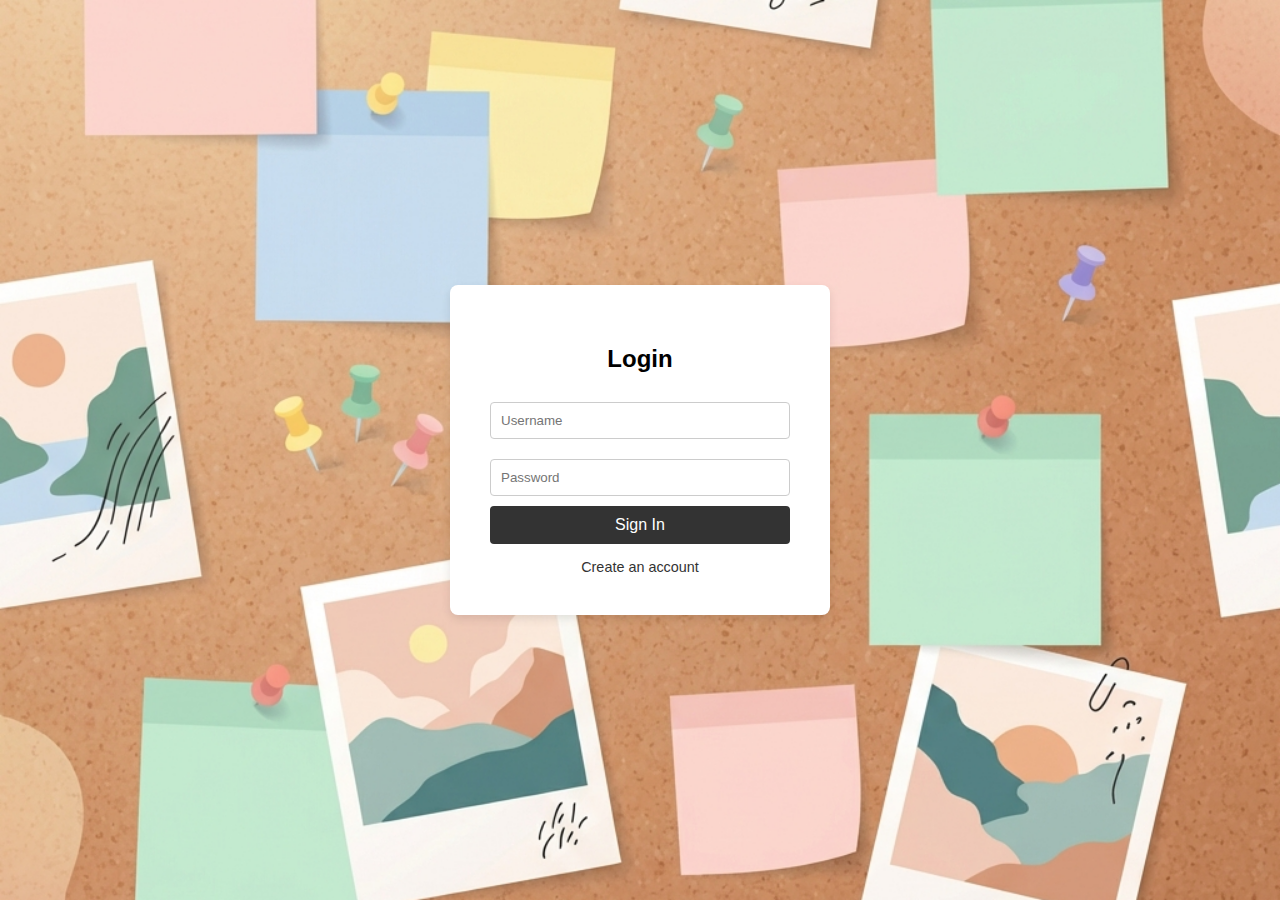
<file: StickyNotesApp/target/classes/static/index.html>
<!DOCTYPE html>
<html lang="en">

<head>
    <meta charset="UTF-8">
    <meta name="viewport" content="width=device-width, initial-scale=1.0">
    <title>StickyNotes</title>
    <link rel="icon" type="image/png" href="favicon.png">
    <link rel="stylesheet" href="style.css">
    <!-- Google Fonts -->
    <link
        href="https://fonts.googleapis.com/css2?family=Poppins:wght@400;500;600&family=Reenie+Beanie&family=Ubuntu:wght@300;400;500;700&display=swap"
        rel="stylesheet">
    <!-- Material Icons -->
    <link href="https://fonts.googleapis.com/icon?family=Material+Icons+Outlined" rel="stylesheet">
</head>

<body>

    <header>
        <div class="header-content">
            <h1><span class="material-icons-outlined logo-icon">sticky_note_2</span> Sticky Notes</h1>

            <div class="search-bar">
                <span class="material-icons-outlined search-icon">search</span>
                <input type="text" id="search-input" placeholder="Search notes...">
            </div>

            <div class="view-filters">
                <button id="view-all-btn" class="filter-btn active">My Notes</button>
                <button id="view-shared-btn" class="filter-btn">Shared</button>
                <button id="view-private-btn" class="filter-btn"><span class="material-icons-outlined"
                        style="font-size: 16px; vertical-align: middle;">lock</span> Private</button>
            </div>

            <div class="user-controls">
                <span id="user-display"></span>
                <button id="add-note-btn" class="primary-btn">
                    <span class="material-icons-outlined">add</span> New Note
                </button>
                <button id="logout-btn" class="icon-only-btn" title="Logout">
                    <span class="material-icons-outlined">logout</span>
                </button>
            </div>
        </div>
    </header>

    <main id="notes-container">
        <!-- Notes will be injected here -->
    </main>

    <!-- Modal for Create/Edit Note -->
    <div id="note-modal" class="modal">
        <div class="modal-content">
            <div class="modal-header">
                <h2 id="modal-title">New Note</h2>
                <span class="close-btn material-icons-outlined">close</span>
            </div>
            <div class="modal-body">
                <input type="hidden" id="note-id">
                <input type="text" id="note-title" placeholder="Title" required>
                <textarea id="note-content" placeholder="Write your note here..." required></textarea>
                <div style="margin-top: 10px;">
                    <label style="display: flex; align-items: center; gap: 5px; cursor: pointer; color: #555;">
                        <input type="checkbox" id="note-private-check">
                        <span class="material-icons-outlined" style="font-size: 18px;">lock</span> Mark as Private
                    </label>
                </div>
            </div>
            <div class="modal-footer">
                <button id="save-note-btn" class="primary-btn">Save Note</button>
            </div>
        </div>
    </div>

    <!-- PIN Setup Modal -->
    <div id="pin-setup-modal" class="modal">
        <div class="modal-content small-modal" style="max-width: 300px; text-align: center;">
            <h3>Set Private PIN</h3>
            <p>Create a 4-digit PIN for your private folder.</p>
            <input type="password" id="setup-pin-input" maxlength="4" placeholder="0000"
                style="font-size: 24px; text-align: center; letter-spacing: 4px; width: 100%; margin: 20px 0; padding: 10px; border: 2px solid #eee; border-radius: 8px;">
            <button id="save-pin-btn" class="primary-btn full-width" style="width: 100%;">Set PIN</button>
        </div>
    </div>

    <!-- PIN Entry Modal -->
    <div id="pin-entry-modal" class="modal">
        <div class="modal-content small-modal" style="max-width: 300px; text-align: center;">
            <h3>Enter PIN</h3>
            <p>Please enter your 4-digit PIN to access private notes.</p>
            <input type="password" id="enter-pin-input" maxlength="4" placeholder="0000"
                style="font-size: 24px; text-align: center; letter-spacing: 4px; width: 100%; margin: 20px 0; padding: 10px; border: 2px solid #eee; border-radius: 8px;">
            <button id="verify-pin-btn" class="primary-btn full-width" style="width: 100%;">Unlock</button>
            <button id="cancel-pin-btn" class="secondary-btn full-width"
                style="margin-top: 10px; width: 100%; background: #eee; color: #333;">Cancel</button>
        </div>
    </div>

    <!-- Modal for History -->
    <div id="history-modal" class="modal">
        <div class="modal-content history-content-wrapper">
            <div class="modal-header">
                <h2>Note History</h2>
                <span class="close-history-btn material-icons-outlined">close</span>
            </div>
            <ul id="history-list">
                <!-- History items will be injected here -->
            </ul>
        </div>
    </div>

    <!-- Modal for Delete Confirmation -->
    <div id="delete-modal" class="modal">
        <div class="modal-content confirm-modal">
            <span class="close-delete-btn close-btn material-icons-outlined">close</span>
            <h2>Delete Note</h2>
            <p>Are you sure you want to delete this note?</p>
            <div class="modal-actions">
                <button id="confirm-delete-btn" class="danger-btn">Delete</button>
                <button id="cancel-delete-btn" class="secondary-btn">Cancel</button>
            </div>
        </div>
    </div>

    <!-- Modal for Share Note -->
    <div id="share-modal" class="modal">
        <div class="modal-content">
            <div class="modal-header">
                <h2>Share Note</h2>
                <span class="close-share-btn close-btn material-icons-outlined">close</span>
            </div>
            <div class="modal-body">
                <p>Select a user to share this note with:</p>
                <div id="share-user-list-container">
                    <ul id="share-user-list">
                        <!-- Users will be populated here -->
                    </ul>
                </div>
            </div>
        </div>
    </div>

    <script src="app.js?v=2"></script>
</body>

</html>
</file>
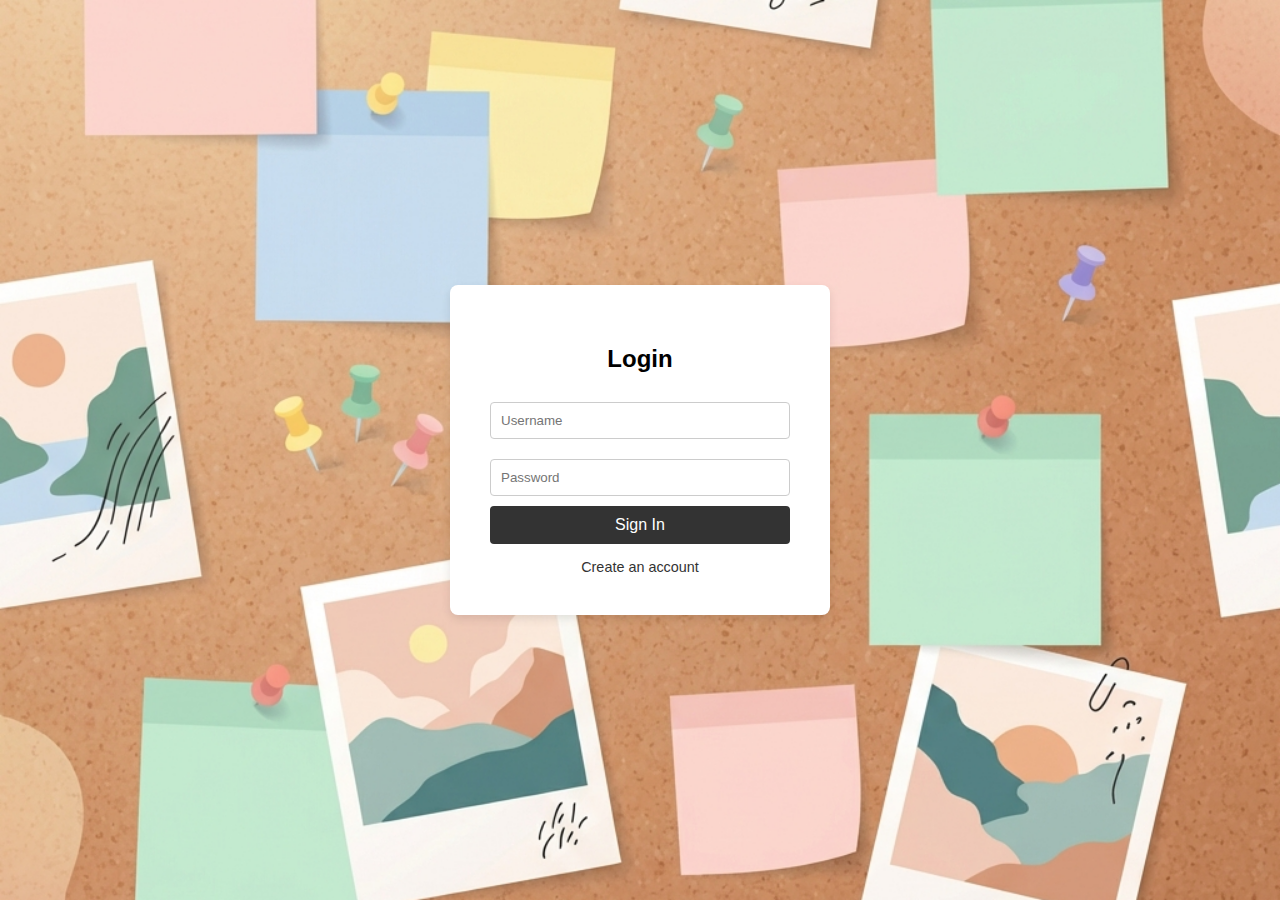
<file: StickyNotesApp/target/classes/static/login.html>
<!DOCTYPE html>
<html lang="en">

<head>
    <meta charset="UTF-8">
    <meta name="viewport" content="width=device-width, initial-scale=1.0">
    <title>StickyNotes - Login</title>
    <link rel="icon" type="image/png" href="favicon.png">
    <style>
        body {
            font-family: 'Roboto', sans-serif;
            background: url('background.png') no-repeat center center fixed;
            background-size: cover;
            display: flex;
            justify-content: center;
            align-items: center;
            height: 100vh;
            margin: 0;
        }

        .login-container {
            background: white;
            padding: 40px;
            border-radius: 8px;
            box-shadow: 0 4px 10px rgba(0, 0, 0, 0.1);
            width: 300px;
            text-align: center;
        }

        input {
            width: 100%;
            padding: 10px;
            margin: 10px 0;
            border: 1px solid #ccc;
            border-radius: 4px;
            box-sizing: border-box;
        }

        button {
            width: 100%;
            padding: 10px;
            background-color: #333;
            color: white;
            border: none;
            border-radius: 4px;
            cursor: pointer;
            font-size: 1rem;
        }

        button:hover {
            background-color: #555;
        }

        .link {
            display: block;
            margin-top: 15px;
            font-size: 0.9rem;
            color: #333;
            text-decoration: none;
        }

        .error {
            color: red;
            font-size: 0.9rem;
            margin-bottom: 10px;
            display: none;
        }
    </style>
</head>

<body>
    <div class="login-container">
        <h2>Login</h2>
        <div id="error-message" class="error"></div>
        <input type="text" id="username" placeholder="Username" required>
        <input type="password" id="password" placeholder="Password" required>
        <button id="login-btn">Sign In</button>
        <a href="register.html" class="link">Create an account</a>
    </div>

    <script>
        document.getElementById('login-btn').addEventListener('click', () => {
            const username = document.getElementById('username').value;
            const password = document.getElementById('password').value;
            const errorDiv = document.getElementById('error-message');

            fetch('/api/auth/signin', {
                method: 'POST',
                headers: { 'Content-Type': 'application/json' },
                body: JSON.stringify({ username, password })
            })
                .then(res => {
                    if (!res.ok) throw new Error('Invalid credentials');
                    return res.json();
                })
                .then(data => {
                    localStorage.setItem('token', data.accessToken);
                    localStorage.setItem('username', data.username);
                    window.location.href = 'index.html';
                })
                .catch(err => {
                    errorDiv.textContent = err.message;
                    errorDiv.style.display = 'block';
                });
        });
    </script>
</body>

</html>
</file>
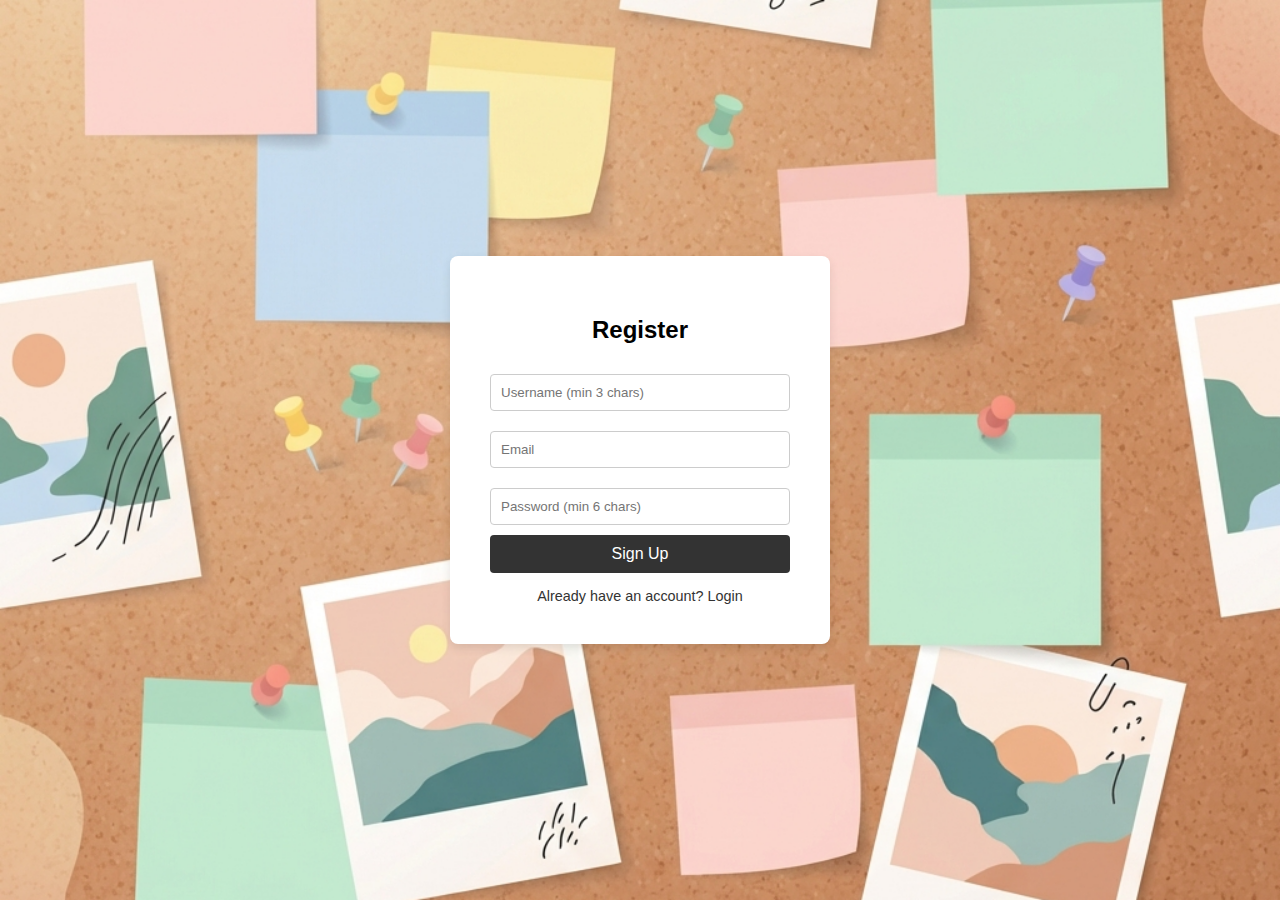
<file: StickyNotesApp/target/classes/static/register.html>
<!DOCTYPE html>
<html lang="en">

<head>
    <meta charset="UTF-8">
    <meta name="viewport" content="width=device-width, initial-scale=1.0">
    <title>StickyNotes - Register</title>
    <link rel="icon" type="image/png" href="favicon.png">
    <style>
        body {
            font-family: 'Roboto', sans-serif;
            background: url('background.png') no-repeat center center fixed;
            background-size: cover;
            display: flex;
            justify-content: center;
            align-items: center;
            height: 100vh;
            margin: 0;
        }

        .register-container {
            background: white;
            padding: 40px;
            border-radius: 8px;
            box-shadow: 0 4px 10px rgba(0, 0, 0, 0.1);
            width: 300px;
            text-align: center;
        }

        input {
            width: 100%;
            padding: 10px;
            margin: 10px 0;
            border: 1px solid #ccc;
            border-radius: 4px;
            box-sizing: border-box;
        }

        button {
            width: 100%;
            padding: 10px;
            background-color: #333;
            color: white;
            border: none;
            border-radius: 4px;
            cursor: pointer;
            font-size: 1rem;
        }

        button:hover {
            background-color: #555;
        }

        .link {
            display: block;
            margin-top: 15px;
            font-size: 0.9rem;
            color: #333;
            text-decoration: none;
        }

        .error {
            color: red;
            font-size: 0.9rem;
            margin-bottom: 10px;
            display: none;
        }

        .success {
            color: green;
            font-size: 0.9rem;
            margin-bottom: 10px;
            display: none;
        }
    </style>
</head>

<body>
    <div class="register-container">
        <h2>Register</h2>
        <div id="error-message" class="error"></div>
        <div id="success-message" class="success"></div>
        <input type="text" id="username" placeholder="Username (min 3 chars)" required>
        <input type="email" id="email" placeholder="Email" required>
        <input type="password" id="password" placeholder="Password (min 6 chars)" required>
        <button id="register-btn">Sign Up</button>
        <a href="login.html" class="link">Already have an account? Login</a>
    </div>

    <script>
        document.getElementById('register-btn').addEventListener('click', () => {
            const username = document.getElementById('username').value;
            const email = document.getElementById('email').value;
            const password = document.getElementById('password').value;
            const errorDiv = document.getElementById('error-message');
            const successDiv = document.getElementById('success-message');

            errorDiv.style.display = 'none';
            successDiv.style.display = 'none';

            fetch('/api/auth/signup', {
                method: 'POST',
                headers: { 'Content-Type': 'application/json' },
                body: JSON.stringify({ username, email, password })
            })
                .then(res => res.json().then(data => ({ status: res.status, body: data })))
                .then(response => {
                    if (response.status === 200) {
                        successDiv.textContent = response.body.message;
                        successDiv.style.display = 'block';
                        setTimeout(() => window.location.href = 'login.html', 1500);
                    } else {
                        errorDiv.textContent = response.body.message || 'Registration failed';
                        errorDiv.style.display = 'block';
                    }
                })
                .catch(err => {
                    errorDiv.textContent = 'Something went wrong';
                    errorDiv.style.display = 'block';
                });
        });
    </script>
</body>

</html>
</file>
<file: StickyNotesApp/target/classes/static/style.css>
/* Base Reset & Variables */
:root {
    --bg-color: #e0e0e0;
    /* Fallback */
    --primary-color: #333;
    --accent-color: #2196f3;
    --danger-color: #e57373;
    --text-color: #333;
    --glass-bg: rgba(255, 255, 255, 0.85);
    --glass-border: rgba(255, 255, 255, 0.3);
    --shadow: 0 8px 32px 0 rgba(31, 38, 135, 0.15);

    /* Sticky Note Colors (Requested White) */
    --note-yellow: #ffffff;
}

* {
    box-sizing: border-box;
    margin: 0;
    padding: 0;
}

body {
    font-family: 'Poppins', sans-serif;
    color: var(--text-color);
    min-height: 100vh;
    padding: 20px;
    position: relative;
    /* Create stacking context */
    isolation: isolate;
}

/* Background Image with Blur & Darken */
body::before {
    content: '';
    position: fixed;
    top: 0;
    left: 0;
    width: 100%;
    height: 100%;
    /* Dark overlay (0.4 opacity black) + Image */
    background: linear-gradient(rgba(0, 0, 0, 0.4), rgba(0, 0, 0, 0.4)), url('background.png') no-repeat center center fixed;
    background-size: cover;
    filter: blur(5px);
    z-index: -1;
}

/* Header */
header {
    margin-bottom: 40px;
    padding: 0 20px;
}

.header-content {
    background: var(--glass-bg);
    backdrop-filter: blur(8px);
    -webkit-backdrop-filter: blur(8px);
    border: 1px solid var(--glass-border);
    border-radius: 16px;
    padding: 15px 30px;
    display: flex;
    justify-content: space-between;
    align-items: center;
    box-shadow: var(--shadow);
}

h1 {
    font-size: 1.5rem;
    font-weight: 600;
    display: flex;
    align-items: center;
    gap: 10px;
    color: var(--primary-color);
}

.logo-icon {
    font-size: 2rem;
    color: var(--primary-color);
}

/* Search Bar */
.search-bar {
    position: relative;
    max-width: 400px;
    width: 100%;
    margin: 0 20px;
}

.search-bar input {
    width: 100%;
    padding: 10px 10px 10px 40px;
    border-radius: 20px;
    border: 1px solid rgba(0, 0, 0, 0.1);
    background: rgba(255, 255, 255, 0.6);
    backdrop-filter: blur(5px);
    font-family: 'Poppins', sans-serif;
    outline: none;
    transition: all 0.2s ease;
}

.search-bar input:focus {
    background: rgba(255, 255, 255, 0.9);
    box-shadow: 0 4px 12px rgba(0, 0, 0, 0.1);
    border-color: var(--primary-color);
}

.search-icon {
    position: absolute;
    left: 12px;
    top: 50%;
    transform: translateY(-50%);
    color: #777;
    pointer-events: none;
}

.user-controls {
    display: flex;
    align-items: center;
    gap: 20px;
}

.view-filters {
    display: flex;
    gap: 10px;
    margin: 0 20px;
}

.filter-btn {
    background: transparent;
    border: 1px solid transparent;
    padding: 8px 16px;
    border-radius: 20px;
    font-family: 'Poppins', sans-serif;
    color: #555;
    font-weight: 500;
    transition: all 0.2s;
}

.filter-btn:hover {
    background: rgba(255, 255, 255, 0.4);
}

.filter-btn.active {
    background: white;
    box-shadow: 0 2px 5px rgba(0, 0, 0, 0.1);
    color: var(--primary-color);
}

/* User Avatar Bubbles */
.shared-users {
    position: absolute;
    top: 10px;
    right: 10px;
    display: flex;
    flex-direction: row-reverse;
    /* Stack from right */
}

.user-avatar {
    width: 28px;
    height: 28px;
    border-radius: 50%;
    background-color: var(--accent-color);
    color: white;
    display: flex;
    align-items: center;
    justify-content: center;
    font-size: 0.8rem;
    font-weight: 600;
    border: 2px solid white;
    margin-left: -8px;
    /* Overlap */
    cursor: default;
    title: attr(title);
    /* Native tooltip */
}

.user-avatar:first-child {
    margin-left: 0;
}

#user-display {
    font-weight: 500;
}

/* Buttons */
button {
    cursor: pointer;
    font-family: 'Poppins', sans-serif;
    transition: all 0.2s ease;
}

.primary-btn {
    background-color: var(--primary-color);
    color: white;
    border: none;
    padding: 10px 20px;
    border-radius: 8px;
    font-weight: 500;
    display: flex;
    align-items: center;
    gap: 8px;
}

.primary-btn:hover {
    background-color: #555;
    transform: translateY(-1px);
}

.icon-only-btn {
    background: none;
    border: none;
    padding: 8px;
    border-radius: 50%;
    color: var(--primary-color);
    display: flex;
    align-items: center;
    justify-content: center;
}

.icon-only-btn:hover {
    background-color: rgba(0, 0, 0, 0.05);
    color: var(--danger-color);
}

.danger-btn {
    background-color: var(--danger-color);
    color: white;
    border: none;
    padding: 10px 20px;
    border-radius: 8px;
}

.danger-btn:hover {
    background-color: #ef5350;
}

.secondary-btn {
    background-color: #eee;
    color: #333;
    border: none;
    padding: 10px 20px;
    border-radius: 8px;
}

.secondary-btn:hover {
    background-color: #e0e0e0;
}

/* Notes Grid */
#notes-container {
    display: grid;
    grid-template-columns: repeat(auto-fill, minmax(280px, 1fr));
    gap: 30px;
    padding: 10px;
}

/* Note Card */
/* Note Card */
.note-card {
    background-color: var(--note-yellow);
    padding: 25px;
    border-radius: 2px;
    /* Gray shadow as requested */
    box-shadow: 0 4px 8px rgba(0, 0, 0, 0.3);
    display: flex;
    flex-direction: column;
    justify-content: space-between;
    height: 280px;
    /* Fixed Height */
    width: 100%;
    /* Fill Grid Cell */
    overflow: hidden;
    /* Prevent expansion */
    position: relative;
    transition: transform 0.3s ease, box-shadow 0.3s ease;
    font-family: 'Ubuntu', sans-serif;
    font-size: 1.1rem;
    transform: rotate(var(--rotation));
}

.note-card:hover {
    transform: scale(1.05) rotate(0deg) !important;
    z-index: 10;
    /* Stronger shadow on hover */
    box-shadow: 0 10px 20px rgba(0, 0, 0, 0.5);
}

/* Pin Effect */
.note-card::after {
    content: '';
    position: absolute;
    top: -10px;
    left: 50%;
    transform: translateX(-50%);
    width: 15px;
    height: 15px;
    border-radius: 50%;
    background: radial-gradient(#e57373 40%, #c62828 100%);
    box-shadow: 1px 2px 2px rgba(0, 0, 0, 0.3);
}

.note-title {
    font-family: 'Poppins', sans-serif;
    font-weight: 600;
    font-size: 1.1rem;
    margin-bottom: 15px;
    padding-bottom: 5px;
    border-bottom: 2px solid rgba(0, 0, 0, 0.05);
    white-space: nowrap;
    overflow: hidden;
    text-overflow: ellipsis;
}

.note-content {
    flex-grow: 1;
    overflow: hidden;
    display: -webkit-box;
    -webkit-line-clamp: 6;
    /* Truncate after 6 lines */
    -webkit-box-orient: vertical;
    white-space: pre-wrap;
    overflow-wrap: break-word;
    line-height: 1.4;
}

.note-actions {
    margin-top: 20px;
    display: flex;
    justify-content: flex-end;
    gap: 5px;
    opacity: 0;
    /* Hidden by default */
    transition: opacity 0.2s ease;
}

.note-card:hover .note-actions {
    opacity: 1;
    /* Show on hover */
}

.action-btn {
    background: rgba(255, 255, 255, 0.5);
    border: none;
    border-radius: 50%;
    width: 35px;
    height: 35px;
    display: flex;
    align-items: center;
    justify-content: center;
    cursor: pointer;
    font-size: 1.2rem;
    transition: background 0.2s;
}

.action-btn:hover {
    background: rgba(255, 255, 255, 0.9);
}

/* Modals */
.modal {
    display: none;
    position: fixed;
    z-index: 1000;
    left: 0;
    top: 0;
    width: 100%;
    height: 100%;
    background-color: rgba(0, 0, 0, 0.4);
    backdrop-filter: blur(3px);
    justify-content: center;
    align-items: center;
    animation: fadeIn 0.2s ease-out;
}

@keyframes fadeIn {
    from {
        opacity: 0;
    }

    to {
        opacity: 1;
    }
}

.modal-content {
    background: white;
    border-radius: 12px;
    width: 90%;
    max-width: 550px;
    box-shadow: 0 15px 40px rgba(0, 0, 0, 0.2);
    display: flex;
    flex-direction: column;
    overflow: hidden;
}

.modal-header {
    padding: 20px 25px;
    border-bottom: 1px solid #eee;
    display: flex;
    justify-content: space-between;
    align-items: center;
}

.modal-header h2 {
    font-size: 1.2rem;
    margin: 0;
}

.close-btn,
.close-history-btn {
    cursor: pointer;
    color: #999;
    font-size: 1.4rem;
    transition: color 0.2s;
}

.close-btn:hover,
.close-history-btn:hover {
    color: #333;
}

.modal-body {
    padding: 25px;
}

.modal-footer {
    padding: 15px 25px;
    background-color: #f9f9f9;
    text-align: right;
}

#note-title {
    width: 100%;
    padding: 12px;
    margin-bottom: 15px;
    border: 1px solid #ddd;
    border-radius: 6px;
    font-family: 'Poppins', sans-serif;
    font-size: 1rem;
    outline: none;
}

#note-title:focus,
#note-content:focus {
    border-color: #333;
}

#note-content {
    width: 100%;
    height: 200px;
    padding: 12px;
    border: 1px solid #ddd;
    border-radius: 6px;
    font-family: 'Poppins', sans-serif;
    font-size: 0.95rem;
    resize: none;
    outline: none;
}

/* Delete Confirmation */
.confirm-modal {
    text-align: center;
    padding: 30px;
    max-width: 400px;
}

.confirm-modal .close-btn {
    position: absolute;
    top: 15px;
    right: 15px;
}

.modal-actions {
    margin-top: 25px;
    display: flex;
    justify-content: center;
    gap: 15px;
}

/* History List */
.history-content-wrapper {
    max-height: 80vh;
}

#history-list {
    list-style: none;
    padding: 0;
    overflow-y: auto;
    max-height: 60vh;
    padding: 0 25px 25px 25px;
}

.history-item {
    background-color: #f8f9fa;
    border-radius: 8px;
    padding: 15px;
    margin-top: 15px;
    border-left: 4px solid var(--primary-color);
}

.history-meta {
    font-size: 0.85rem;
    color: #777;
    margin-bottom: 8px;
    display: flex;
    align-items: center;
    gap: 5px;
}

.change-type-CREATED {
    color: #4caf50;
    font-weight: 600;
}

.change-type-UPDATED {
    color: #ff9800;
    font-weight: 600;
}

/* Share User List */
#share-user-list {
    list-style: none;
    padding: 0;
    margin-top: 15px;
    max-height: 300px;
    overflow-y: auto;
}

.user-share-item {
    display: flex;
    justify-content: space-between;
    align-items: center;
    padding: 12px;
    border-bottom: 1px solid #eee;
    transition: background 0.2s;
}

.user-share-item:hover {
    background-color: #f5f5f5;
}

.share-btn-small {
    background-color: var(--accent-color);
    color: white;
    border: none;
    padding: 6px 12px;
    border-radius: 4px;
    font-size: 0.8rem;
    cursor: pointer;
}

.share-btn-small:hover {
    background-color: #1976d2;
}


/* Responsive Design */

/* Tablet (max-width: 768px) */
@media (max-width: 768px) {
    .header-content {
        flex-direction: column;
        gap: 15px;
        padding: 20px;
    }

    .search-bar {
        margin: 10px 0;
        max-width: 100%;
    }

    .user-controls {
        width: 100%;
        justify-content: space-between;
    }

    #notes-container {
        grid-template-columns: repeat(auto-fill, minmax(220px, 1fr));
    }
}

/* Mobile (max-width: 480px) */
@media (max-width: 480px) {
    header {
        padding: 0 10px;
        margin-bottom: 20px;
    }

    .header-content {
        border-radius: 12px;
        padding: 15px;
    }

    h1 {
        font-size: 1.3rem;
        width: 100%;
        justify-content: center;
    }

    .search-bar input {
        font-size: 0.9rem;
    }

    .user-controls {
        flex-wrap: wrap;
        justify-content: center;
        gap: 10px;
    }

    #user-display {
        display: none;
        /* Hide username on very small screens */
    }

    #notes-container {
        grid-template-columns: 1fr;
        /* Single column */
        gap: 20px;
    }

    .note-card {
        height: 250px;
        /* Slightly shorter on mobile */
    }

    .modal-content {
        width: 95%;
    }

    .modal-header,
    .modal-footer {
        padding: 15px;
    }

    .modal-body {
        padding: 15px;
    }
}
</file>
